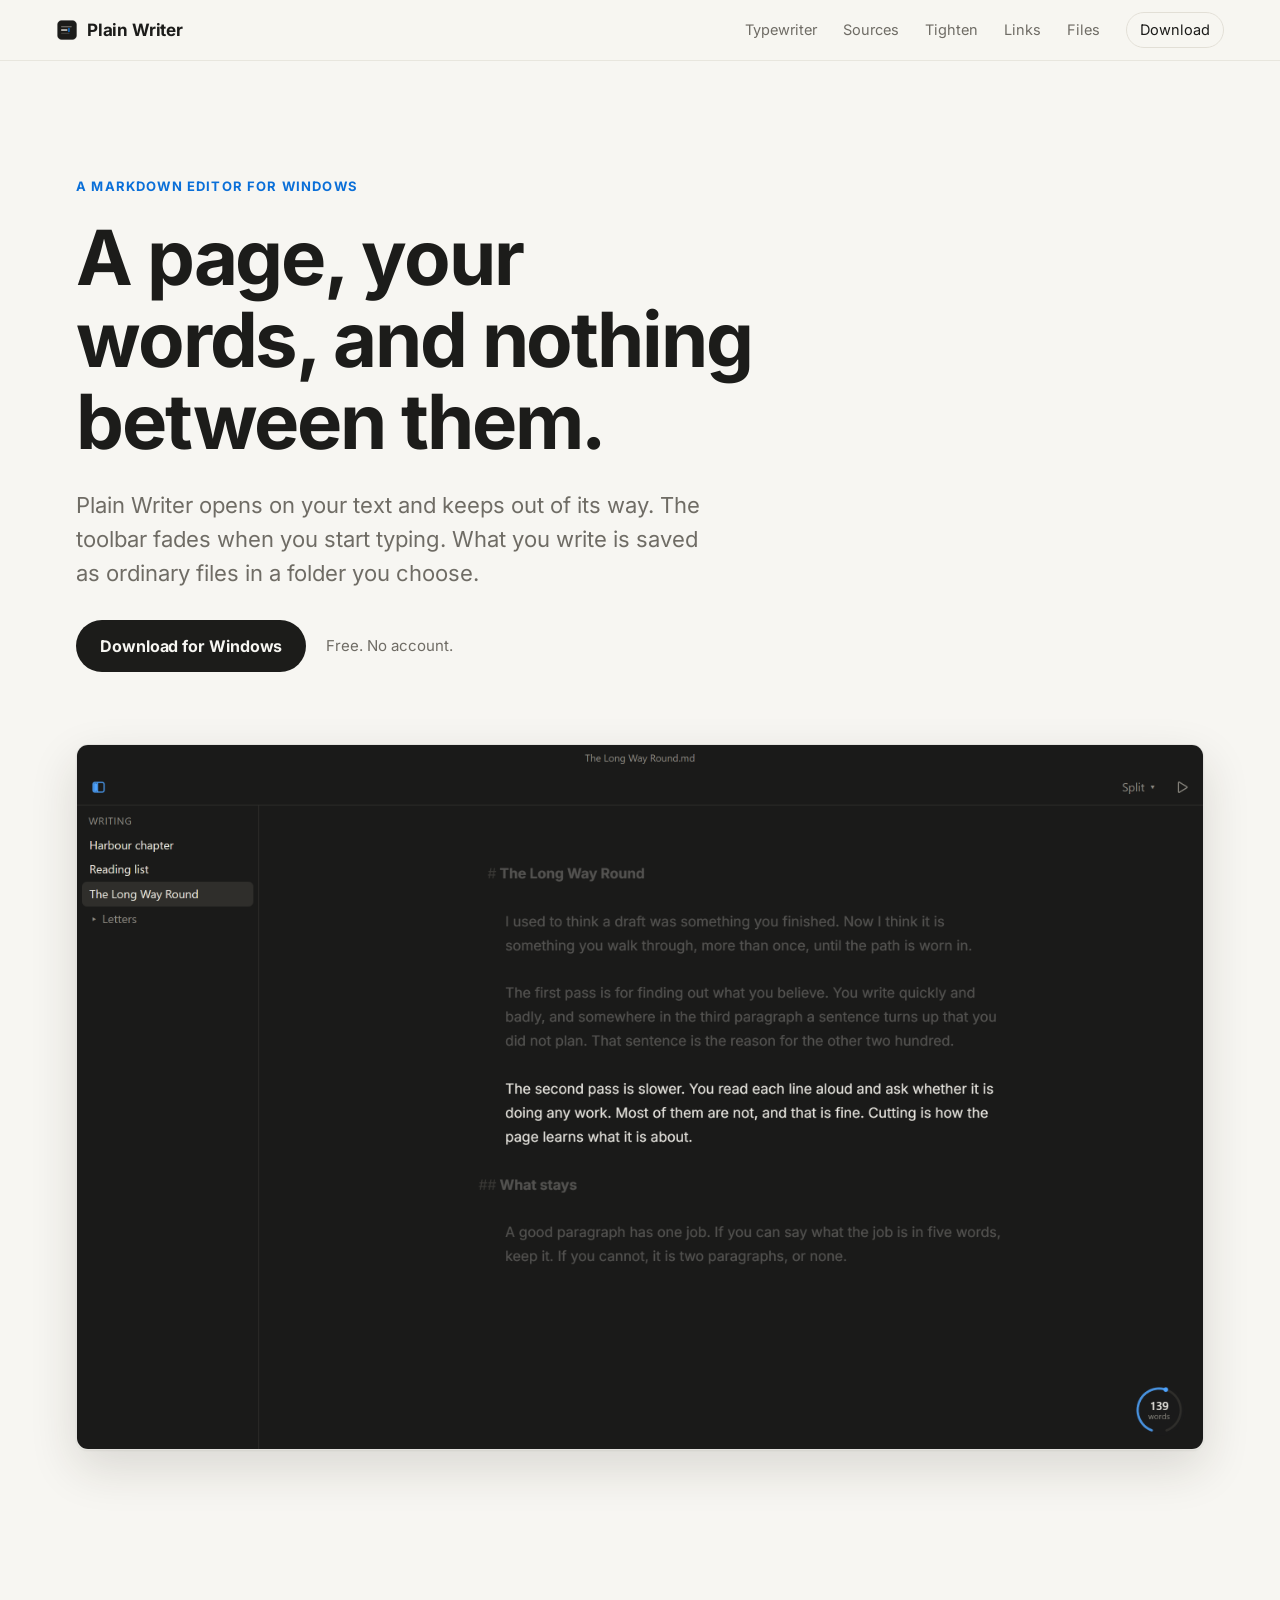
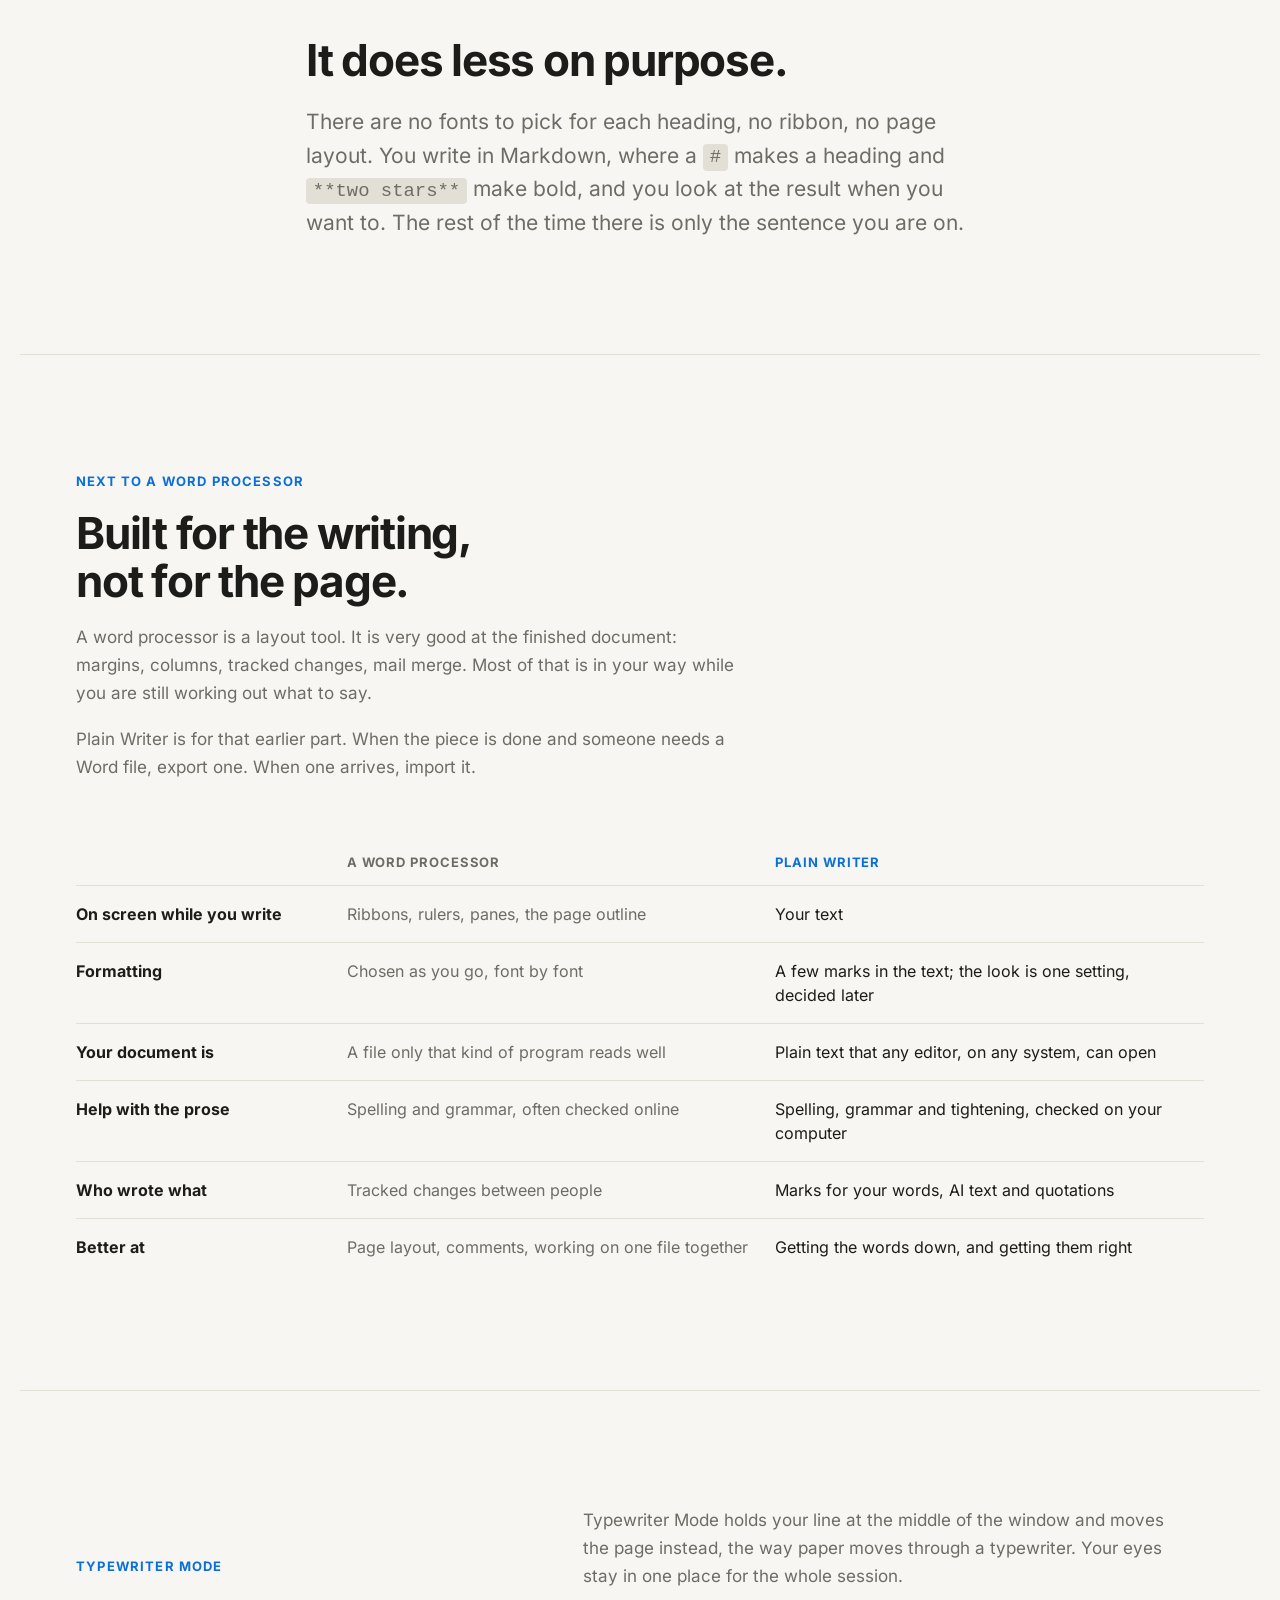
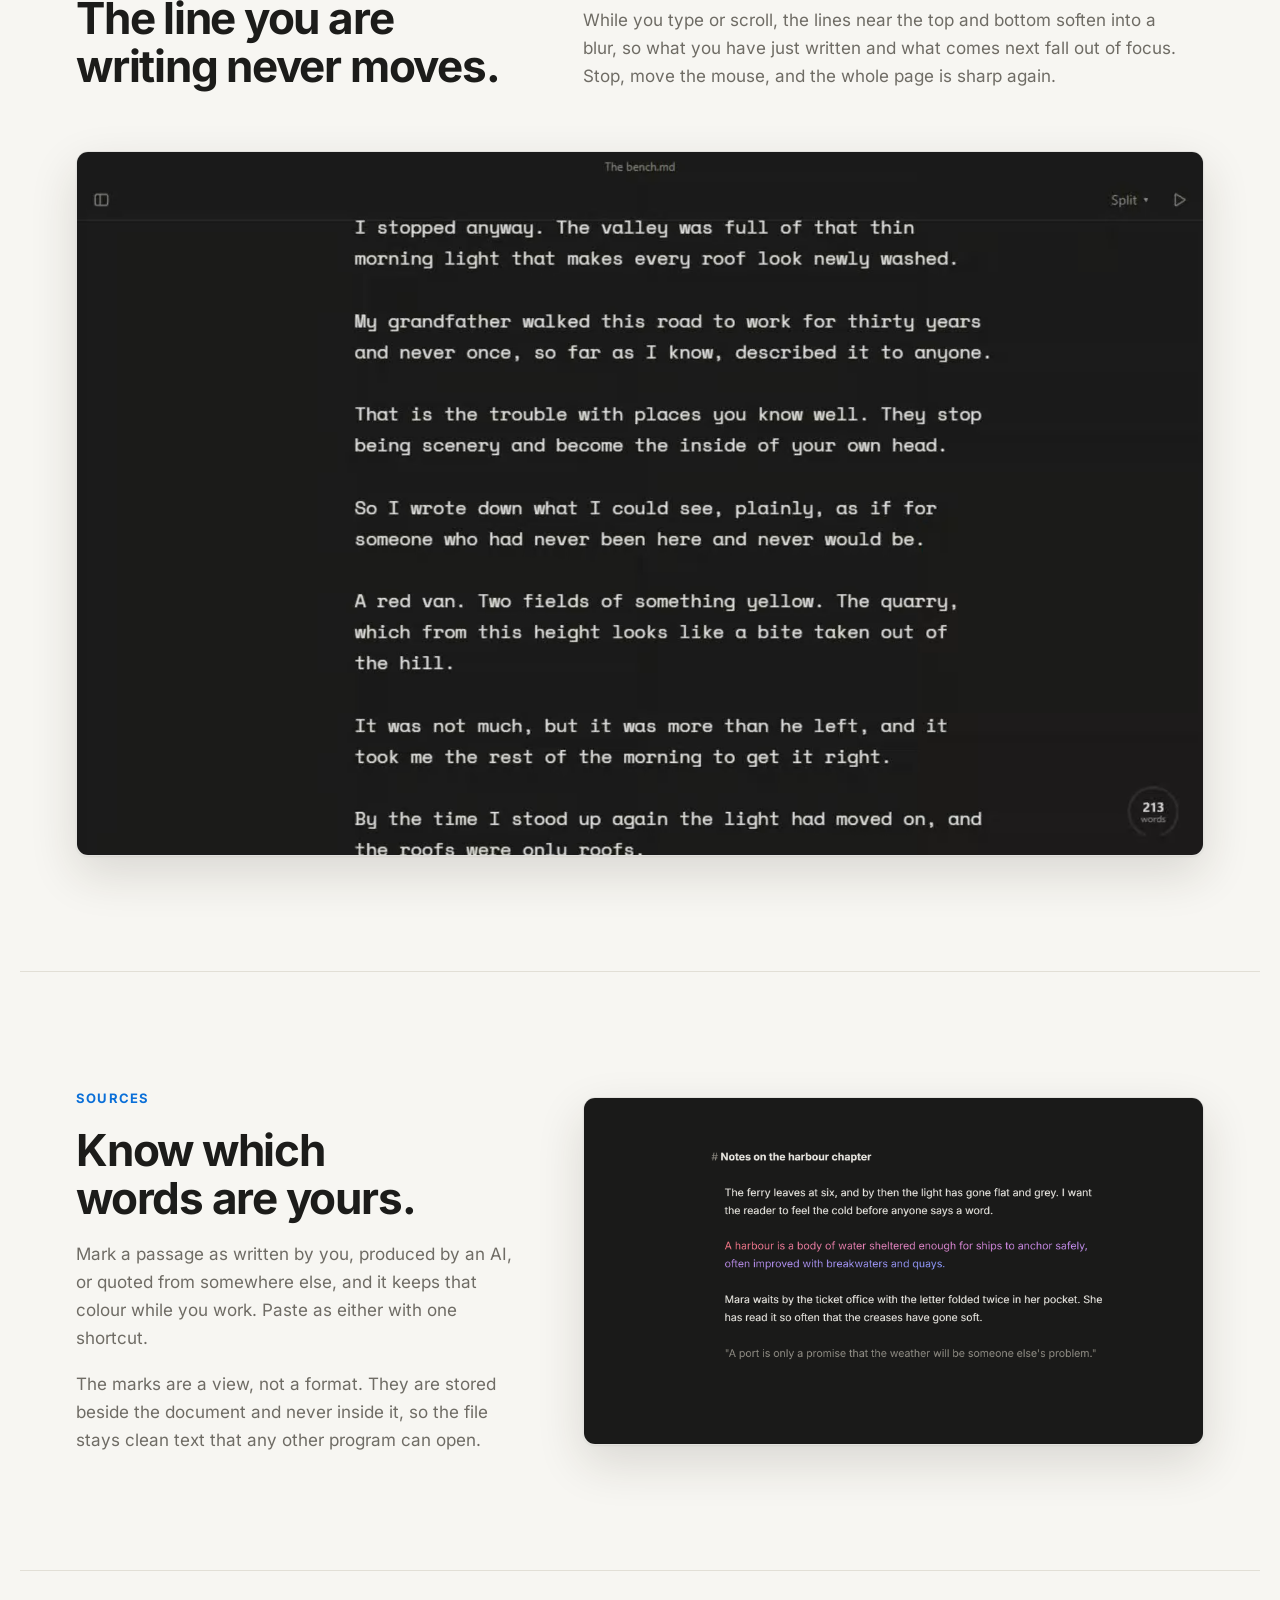
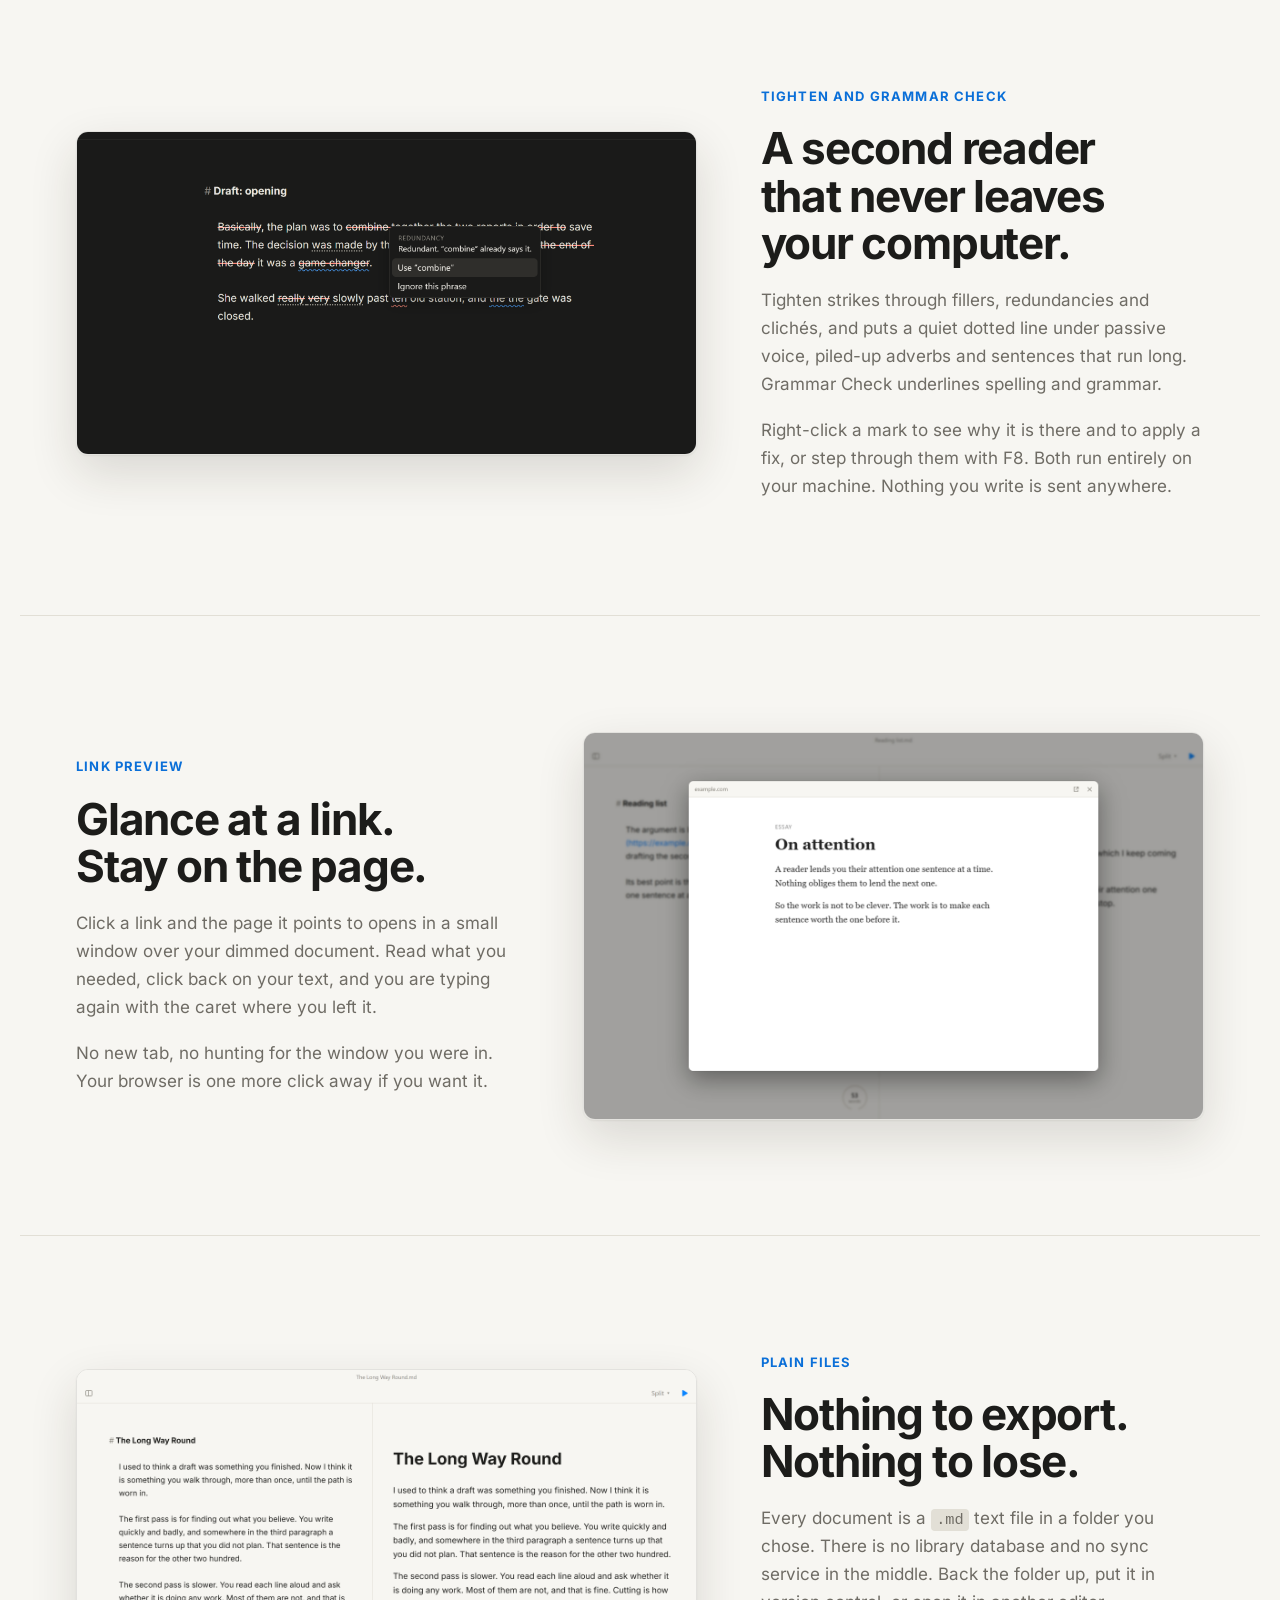
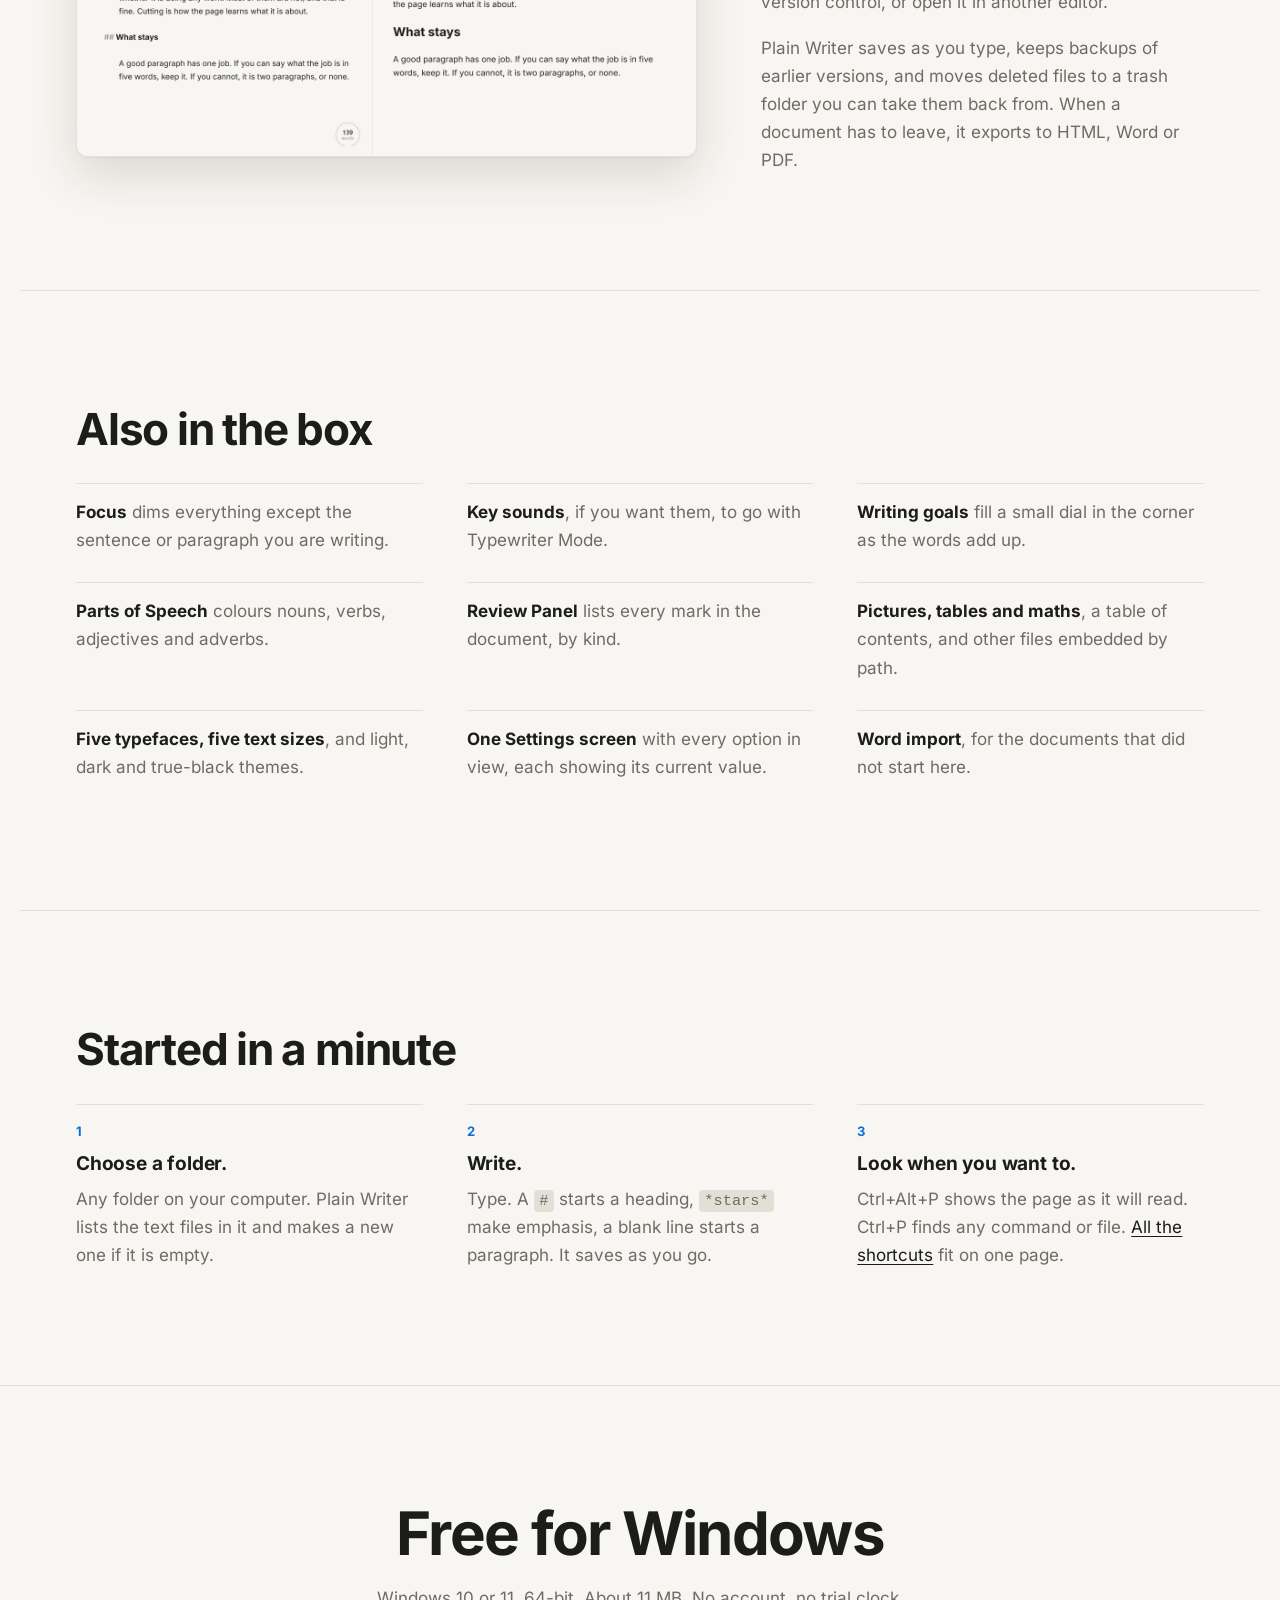
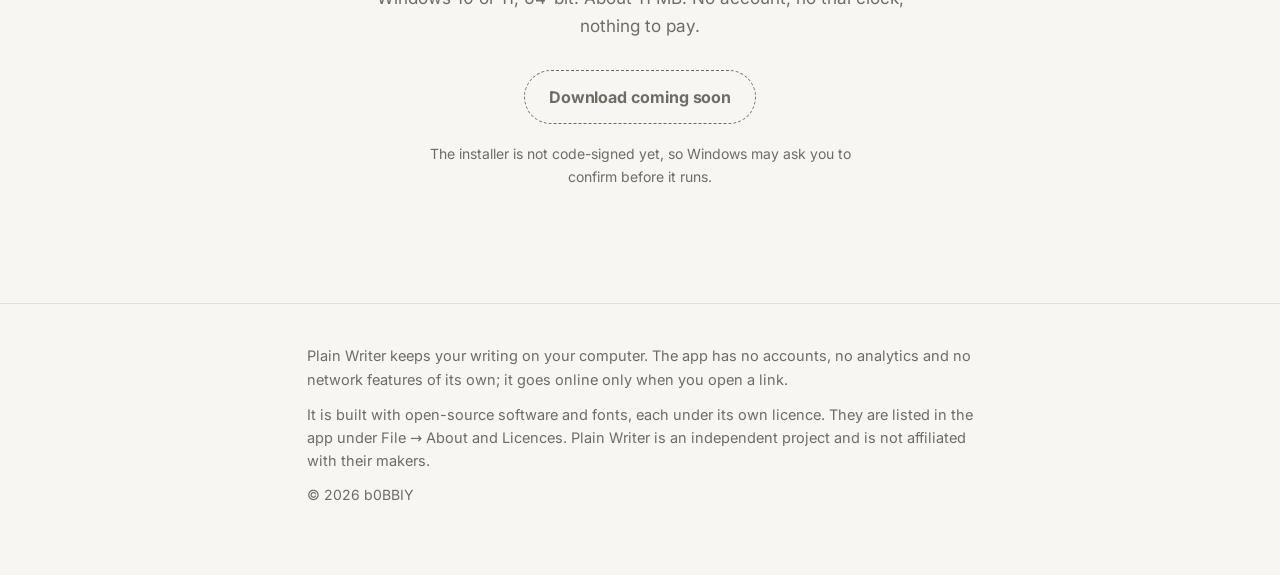
<file: index.html>
<!doctype html>
<html lang="en">
  <head>
    <meta charset="utf-8" />
    <meta name="viewport" content="width=device-width, initial-scale=1" />
    <title>Plain Writer – a quiet Markdown editor for Windows</title>
    <meta name="description" content="Plain Writer is a free Markdown editor for Windows. Your writing stays in plain files on your own computer, and the tools that check it never go online." />
    <link rel="canonical" href="https://b0bbiy.github.io/plain-writer/" />
    <link rel="icon" href="img/icon.png" />
    <!-- How a link to this page looks when it is shared. These addresses must be given in full. -->
    <meta property="og:url" content="https://b0bbiy.github.io/plain-writer/" />
    <meta property="og:type" content="website" />
    <meta property="og:title" content="Plain Writer – a quiet Markdown editor for Windows" />
    <meta property="og:description" content="Free. Your writing stays in plain files on your own computer, and the tools that check it never go online." />
    <meta property="og:image" content="https://b0bbiy.github.io/plain-writer/img/social.png" />
    <meta property="og:image:width" content="1200" />
    <meta property="og:image:height" content="630" />
    <meta name="twitter:card" content="summary_large_image" />
    <link rel="stylesheet" href="style.css" />
  </head>
  <body>
    <header class="top">
      <a class="brand" href="#top"><img src="img/icon.png" alt="" width="22" height="22" />Plain Writer</a>
      <nav aria-label="Sections">
        <a href="#typewriter">Typewriter</a>
        <a href="#sources">Sources</a>
        <a href="#tighten">Tighten</a>
        <a href="#links">Links</a>
        <a href="#files">Files</a>
        <a class="pill" href="#download">Download</a>
      </nav>
    </header>

    <main id="top">
      <section class="hero">
        <p class="kicker">A Markdown editor for Windows</p>
        <h1>A page, your words, and nothing between them.</h1>
        <p class="lede">
          Plain Writer opens on your text and keeps out of its way. The toolbar fades when you start typing. What you
          write is saved as ordinary files in a folder you choose.
        </p>
        <p class="actions">
          <a class="button" href="#download">Download for Windows</a>
          <span class="aside">Free. No account.</span>
        </p>
        <figure class="shot wide">
          <img src="img/hero.png" width="2720" height="1700" alt="Plain Writer with a short essay open. The paragraph being written is bright and the others are dimmed. A list of documents is on the left, and a small dial in the corner shows 139 words against a goal." />
        </figure>
      </section>

      <section class="principle">
        <h2>It does less on purpose.</h2>
        <p>
          There are no fonts to pick for each heading, no ribbon, no page layout. You write in Markdown, where a
          <code>#</code> makes a heading and <code>**two stars**</code> make bold, and you look at the result when you
          want to. The rest of the time there is only the sentence you are on.
        </p>
      </section>

      <section class="compare" id="compare">
        <div class="words">
          <p class="kicker">Next to a word processor</p>
          <h2>Built for the writing, not for the page.</h2>
          <p>
            A word processor is a layout tool. It is very good at the finished document: margins, columns, tracked
            changes, mail merge. Most of that is in your way while you are still working out what to say.
          </p>
          <p>
            Plain Writer is for that earlier part. When the piece is done and someone needs a Word file, export one.
            When one arrives, import it.
          </p>
        </div>
        <table>
          <thead>
            <tr><th scope="col"></th><th scope="col">A word processor</th><th scope="col">Plain Writer</th></tr>
          </thead>
          <tbody>
            <tr><th scope="row">On screen while you write</th><td>Ribbons, rulers, panes, the page outline</td><td>Your text</td></tr>
            <tr><th scope="row">Formatting</th><td>Chosen as you go, font by font</td><td>A few marks in the text; the look is one setting, decided later</td></tr>
            <tr><th scope="row">Your document is</th><td>A file only that kind of program reads well</td><td>Plain text that any editor, on any system, can open</td></tr>
            <tr><th scope="row">Help with the prose</th><td>Spelling and grammar, often checked online</td><td>Spelling, grammar and tightening, checked on your computer</td></tr>
            <tr><th scope="row">Who wrote what</th><td>Tracked changes between people</td><td>Marks for your words, AI text and quotations</td></tr>
            <tr><th scope="row">Better at</th><td>Page layout, comments, working on one file together</td><td>Getting the words down, and getting them right</td></tr>
          </tbody>
        </table>
      </section>

      <section class="stage" id="typewriter">
        <div class="words">
          <div>
            <p class="kicker">Typewriter Mode</p>
            <h2>The line you are writing never moves.</h2>
          </div>
          <div class="body">
            <p>
              Typewriter Mode holds your line at the middle of the window and moves the page instead, the way paper
              moves through a typewriter. Your eyes stay in one place for the whole session.
            </p>
            <p>
              While you type or scroll, the lines near the top and bottom soften into a blur, so what you have just
              written and what comes next fall out of focus. Stop, move the mouse, and the whole page is sharp again.
            </p>
          </div>
        </div>
        <figure class="shot wide">
          <video id="typewriter-clip" autoplay muted loop playsinline preload="metadata" poster="img/typewriter.png" width="1800" height="1125" aria-label="A page in Typewriter Mode, set in a monospaced typeface. As a sentence is typed, the line being written stays at the middle of the window while the lines towards the top and bottom edges blur and fade. When the typing stops and the mouse moves, the whole page comes back into focus.">
            <source src="img/typewriter.webm" type="video/webm" />
            <img src="img/typewriter.png" width="2720" height="1700" loading="lazy" alt="A page in Typewriter Mode, set in a monospaced typeface. As a sentence is typed, the line being written stays at the middle of the window while the lines towards the top and bottom edges blur and fade. When the typing stops and the mouse moves, the whole page comes back into focus." />
          </video>
        </figure>
      </section>

      <section class="feature" id="sources">
        <div class="words">
          <p class="kicker">Sources</p>
          <h2>Know which words are yours.</h2>
          <p>
            Mark a passage as written by you, produced by an AI, or quoted from somewhere else, and it keeps that
            colour while you work. Paste as either with one shortcut.
          </p>
          <p>
            The marks are a view, not a format. They are stored beside the document and never inside it, so the file
            stays clean text that any other program can open.
          </p>
        </div>
        <figure class="shot">
          <img src="img/sources.png" width="2000" height="1120" loading="lazy" alt="A document in which one paragraph is tinted pink to violet as AI text, a quotation is grey as a reference, and the writer's own paragraphs are plain." />
        </figure>
      </section>

      <section class="feature flip" id="tighten">
        <div class="words">
          <p class="kicker">Tighten and Grammar Check</p>
          <h2>A second reader that never leaves your computer.</h2>
          <p>
            Tighten strikes through fillers, redundancies and clichés, and puts a quiet dotted line under passive
            voice, piled-up adverbs and sentences that run long. Grammar Check underlines spelling and grammar.
          </p>
          <p>
            Right-click a mark to see why it is there and to apply a fix, or step through them with F8. Both run
            entirely on your machine. Nothing you write is sent anywhere.
          </p>
        </div>
        <figure class="shot">
          <img src="img/tighten.png" width="2000" height="1040" loading="lazy" alt="A draft with weak phrases struck through and a few words underlined. A small menu beside one phrase explains that “combine” already says it, and offers to use that word or to ignore the phrase." />
        </figure>
      </section>

      <section class="feature" id="links">
        <div class="words">
          <p class="kicker">Link preview</p>
          <h2>Glance at a link. Stay on the page.</h2>
          <p>
            Click a link and the page it points to opens in a small window over your dimmed document. Read what you
            needed, click back on your text, and you are typing again with the caret where you left it.
          </p>
          <p>No new tab, no hunting for the window you were in. Your browser is one more click away if you want it.</p>
        </div>
        <figure class="shot">
          <img src="img/link-preview.png" width="2720" height="1700" loading="lazy" alt="A web page shown in a window centred over a dimmed and softly blurred document, with a slim bar above it holding the site name, an open-in-browser button and a close button." />
        </figure>
      </section>

      <section class="feature flip" id="files">
        <div class="words">
          <p class="kicker">Plain files</p>
          <h2>Nothing to export. Nothing to lose.</h2>
          <p>
            Every document is a <code>.md</code> text file in a folder you chose. There is no library database and no
            sync service in the middle. Back the folder up, put it in version control, or open it in another editor.
          </p>
          <p>
            Plain Writer saves as you type, keeps backups of earlier versions, and moves deleted files to a trash
            folder you can take them back from. When a document has to leave, it exports to HTML, Word or PDF.
          </p>
        </div>
        <figure class="shot">
          <img src="img/split.png" width="2720" height="1700" loading="lazy" alt="The same essay shown twice side by side: as plain Markdown text on the left and as a typeset page on the right." />
        </figure>
      </section>

      <section class="also">
        <h2>Also in the box</h2>
        <ul>
          <li><b>Focus</b> dims everything except the sentence or paragraph you are writing.</li>
          <li><b>Key sounds</b>, if you want them, to go with Typewriter Mode.</li>
          <li><b>Writing goals</b> fill a small dial in the corner as the words add up.</li>
          <li><b>Parts of Speech</b> colours nouns, verbs, adjectives and adverbs.</li>
          <li><b>Review Panel</b> lists every mark in the document, by kind.</li>
          <li><b>Pictures, tables and maths</b>, a table of contents, and other files embedded by path.</li>
          <li><b>Five typefaces, five text sizes</b>, and light, dark and true-black themes.</li>
          <li><b>One Settings screen</b> with every option in view, each showing its current value.</li>
          <li><b>Word import</b>, for the documents that did not start here.</li>
        </ul>
      </section>

      <section class="start" id="start">
        <h2>Started in a minute</h2>
        <ol>
          <li>
            <b>Choose a folder.</b>
            <span>Any folder on your computer. Plain Writer lists the text files in it and makes a new one if it is empty.</span>
          </li>
          <li>
            <b>Write.</b>
            <span>Type. A <code>#</code> starts a heading, <code>*stars*</code> make emphasis, a blank line starts a paragraph. It saves as you go.</span>
          </li>
          <li>
            <b>Look when you want to.</b>
            <span>Ctrl+Alt+P shows the page as it will read. Ctrl+P finds any command or file. <a href="shortcuts.html">All the shortcuts</a> fit on one page.</span>
          </li>
        </ol>
      </section>

      <section class="download" id="download">
        <h2>Free for Windows</h2>
        <p>Windows 10 or 11, 64-bit. About 11 MB. No account, no trial clock, nothing to pay.</p>
        <!-- Placeholder: point this at the installer once there is a public place to download it from. -->
        <p class="actions centre">
          <span class="button waiting" role="link" aria-disabled="true">Download coming soon</span>
        </p>
        <p class="small">
          The installer is not code-signed yet, so Windows may ask you to confirm before it runs.
        </p>
      </section>
    </main>

    <footer>
      <p>
        Plain Writer keeps your writing on your computer. The app has no accounts, no analytics and no network
        features of its own; it goes online only when you open a link.
      </p>
      <p>
        It is built with open-source software and fonts, each under its own licence. They are listed in the app under
        File → About and Licences. Plain Writer is an independent project and is not affiliated with their makers.
      </p>
      <p class="small">© 2026 b0BBIY</p>
    </footer>
    <script>
      // The clip is the only thing on the page that moves. Anyone who has asked their
      // system for less motion gets the still picture, with controls to play it if they wish.
      if (matchMedia("(prefers-reduced-motion: reduce)").matches) {
        const clip = document.getElementById("typewriter-clip");
        clip.removeAttribute("autoplay");
        clip.pause();
        clip.controls = true;
      }
    </script>
  </body>
</html>
</file>
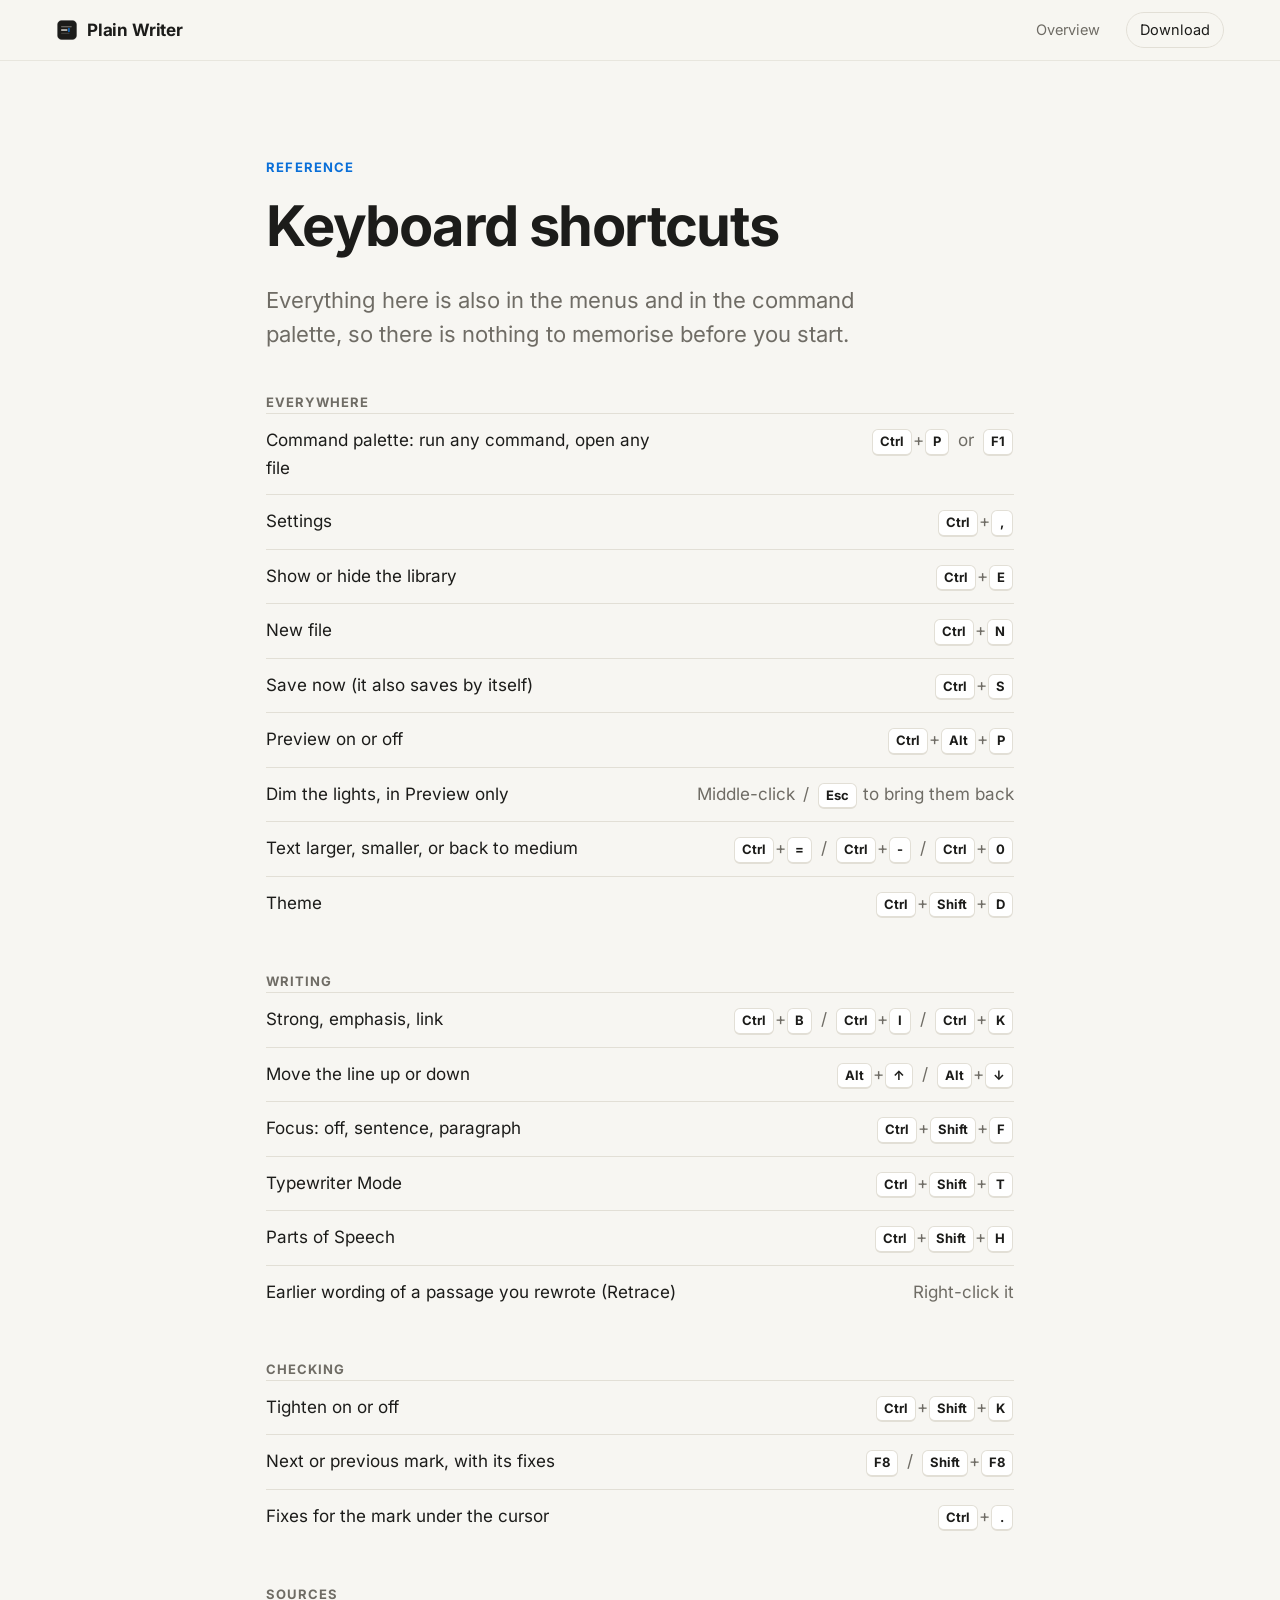
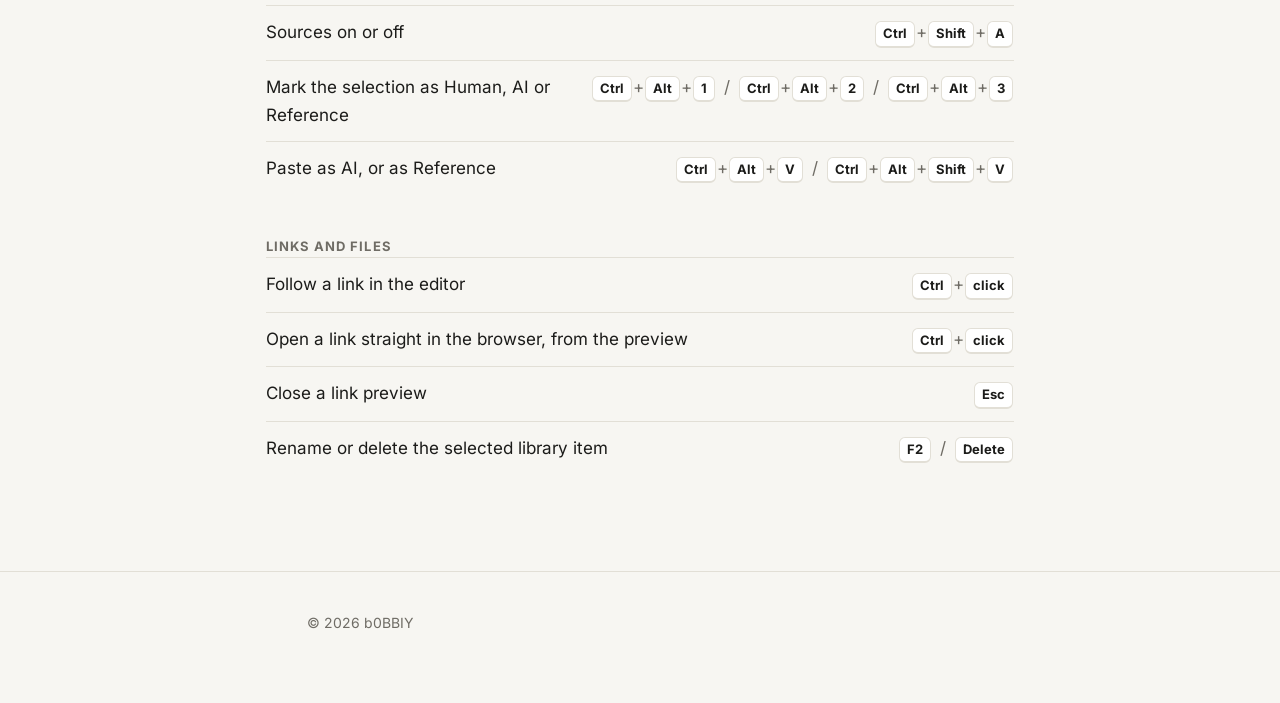
<file: shortcuts.html>
<!doctype html>
<html lang="en">
  <head>
    <meta charset="utf-8" />
    <meta name="viewport" content="width=device-width, initial-scale=1" />
    <title>Keyboard shortcuts – Plain Writer</title>
    <meta name="description" content="Every keyboard shortcut in Plain Writer, on one page." />
    <link rel="icon" href="img/icon.png" />
    <link rel="stylesheet" href="style.css" />
  </head>
  <body>
    <header class="top">
      <a class="brand" href="index.html"><img src="img/icon.png" alt="" width="22" height="22" />Plain Writer</a>
      <nav aria-label="Site">
        <a href="index.html">Overview</a>
        <a class="pill" href="index.html#download">Download</a>
      </nav>
    </header>
    <main class="keys">
      <p class="kicker">Reference</p>
      <h1>Keyboard shortcuts</h1>
      <p class="lede">Everything here is also in the menus and in the command palette, so there is nothing to memorise before you start.</p>
      <section>
        <h2>Everywhere</h2>
        <table>
          <tr><th scope="row">Command palette: run any command, open any file</th><td><kbd>Ctrl</kbd>+<kbd>P</kbd> <span class="sep">or</span> <kbd>F1</kbd></td></tr>
          <tr><th scope="row">Settings</th><td><kbd>Ctrl</kbd>+<kbd>,</kbd></td></tr>
          <tr><th scope="row">Show or hide the library</th><td><kbd>Ctrl</kbd>+<kbd>E</kbd></td></tr>
          <tr><th scope="row">New file</th><td><kbd>Ctrl</kbd>+<kbd>N</kbd></td></tr>
          <tr><th scope="row">Save now (it also saves by itself)</th><td><kbd>Ctrl</kbd>+<kbd>S</kbd></td></tr>
          <tr><th scope="row">Preview on or off</th><td><kbd>Ctrl</kbd>+<kbd>Alt</kbd>+<kbd>P</kbd></td></tr>
          <tr><th scope="row">Dim the lights, in Preview only</th><td>Middle-click <span class="sep">/</span> <kbd>Esc</kbd> to bring them back</td></tr>
          <tr><th scope="row">Text larger, smaller, or back to medium</th><td><kbd>Ctrl</kbd>+<kbd>=</kbd> <span class="sep">/</span> <kbd>Ctrl</kbd>+<kbd>-</kbd> <span class="sep">/</span> <kbd>Ctrl</kbd>+<kbd>0</kbd></td></tr>
          <tr><th scope="row">Theme</th><td><kbd>Ctrl</kbd>+<kbd>Shift</kbd>+<kbd>D</kbd></td></tr>
        </table>
      </section>
      <section>
        <h2>Writing</h2>
        <table>
          <tr><th scope="row">Strong, emphasis, link</th><td><kbd>Ctrl</kbd>+<kbd>B</kbd> <span class="sep">/</span> <kbd>Ctrl</kbd>+<kbd>I</kbd> <span class="sep">/</span> <kbd>Ctrl</kbd>+<kbd>K</kbd></td></tr>
          <tr><th scope="row">Move the line up or down</th><td><kbd>Alt</kbd>+<kbd>↑</kbd> <span class="sep">/</span> <kbd>Alt</kbd>+<kbd>↓</kbd></td></tr>
          <tr><th scope="row">Focus: off, sentence, paragraph</th><td><kbd>Ctrl</kbd>+<kbd>Shift</kbd>+<kbd>F</kbd></td></tr>
          <tr><th scope="row">Typewriter Mode</th><td><kbd>Ctrl</kbd>+<kbd>Shift</kbd>+<kbd>T</kbd></td></tr>
          <tr><th scope="row">Parts of Speech</th><td><kbd>Ctrl</kbd>+<kbd>Shift</kbd>+<kbd>H</kbd></td></tr>
          <tr><th scope="row">Earlier wording of a passage you rewrote (Retrace)</th><td>Right-click it</td></tr>
        </table>
      </section>
      <section>
        <h2>Checking</h2>
        <table>
          <tr><th scope="row">Tighten on or off</th><td><kbd>Ctrl</kbd>+<kbd>Shift</kbd>+<kbd>K</kbd></td></tr>
          <tr><th scope="row">Next or previous mark, with its fixes</th><td><kbd>F8</kbd> <span class="sep">/</span> <kbd>Shift</kbd>+<kbd>F8</kbd></td></tr>
          <tr><th scope="row">Fixes for the mark under the cursor</th><td><kbd>Ctrl</kbd>+<kbd>.</kbd></td></tr>
        </table>
      </section>
      <section>
        <h2>Sources</h2>
        <table>
          <tr><th scope="row">Sources on or off</th><td><kbd>Ctrl</kbd>+<kbd>Shift</kbd>+<kbd>A</kbd></td></tr>
          <tr><th scope="row">Mark the selection as Human, AI or Reference</th><td><kbd>Ctrl</kbd>+<kbd>Alt</kbd>+<kbd>1</kbd> <span class="sep">/</span> <kbd>Ctrl</kbd>+<kbd>Alt</kbd>+<kbd>2</kbd> <span class="sep">/</span> <kbd>Ctrl</kbd>+<kbd>Alt</kbd>+<kbd>3</kbd></td></tr>
          <tr><th scope="row">Paste as AI, or as Reference</th><td><kbd>Ctrl</kbd>+<kbd>Alt</kbd>+<kbd>V</kbd> <span class="sep">/</span> <kbd>Ctrl</kbd>+<kbd>Alt</kbd>+<kbd>Shift</kbd>+<kbd>V</kbd></td></tr>
        </table>
      </section>
      <section>
        <h2>Links and files</h2>
        <table>
          <tr><th scope="row">Follow a link in the editor</th><td><kbd>Ctrl</kbd>+<kbd>click</kbd></td></tr>
          <tr><th scope="row">Open a link straight in the browser, from the preview</th><td><kbd>Ctrl</kbd>+<kbd>click</kbd></td></tr>
          <tr><th scope="row">Close a link preview</th><td><kbd>Esc</kbd></td></tr>
          <tr><th scope="row">Rename or delete the selected library item</th><td><kbd>F2</kbd> <span class="sep">/</span> <kbd>Delete</kbd></td></tr>
        </table>
      </section>
    </main>
    <footer>
      <p class="small">© 2026 b0BBIY</p>
    </footer>
  </body>
</html>
</file>
<file: style.css>
/* Plain Writer's website. One page, one short script (for the video). Colours follow the app's own
   light and dark themes; Inter is bundled under the SIL Open Font License
   (see fonts/LICENSE-Inter.txt). */
@font-face { font-family: "Inter"; src: url("fonts/inter-latin-400-normal.woff2") format("woff2"); font-weight: 400; font-style: normal; font-display: swap; }
@font-face { font-family: "Inter"; src: url("fonts/inter-latin-400-italic.woff2") format("woff2"); font-weight: 400; font-style: italic; font-display: swap; }
@font-face { font-family: "Inter"; src: url("fonts/inter-latin-700-normal.woff2") format("woff2"); font-weight: 700; font-style: normal; font-display: swap; }

:root {
  --bg: #f7f6f2;
  --raised: #ffffff;
  --fg: #1c1c1a;
  --muted: #6f6c65;
  --line: #e2dfd6;
  --accent: #0a6fd8;
  --on-accent: #ffffff;
  --shadow: 0 1px 2px rgba(40, 36, 24, 0.06), 0 18px 48px rgba(40, 36, 24, 0.14);
  color-scheme: light;
}
@media (prefers-color-scheme: dark) {
  :root {
    --bg: #1a1a19;
    --raised: #222220;
    --fg: #e6e4de;
    --muted: #9a978f;
    --line: #2f2e2b;
    --accent: #4da3ff;
    --on-accent: #0c1420;
    --shadow: 0 1px 2px rgba(0, 0, 0, 0.3), 0 18px 48px rgba(0, 0, 0, 0.45);
    color-scheme: dark;
  }
}

* { box-sizing: border-box; }
html { scroll-behavior: smooth; scroll-padding-top: 72px; }
@media (prefers-reduced-motion: reduce) { html { scroll-behavior: auto; } }
body {
  margin: 0; background: var(--bg); color: var(--fg);
  font: 17px/1.65 "Inter", system-ui, -apple-system, "Segoe UI", sans-serif;
  -webkit-font-smoothing: antialiased; text-rendering: optimizeLegibility;
}
a { color: inherit; }
img { display: block; max-width: 100%; height: auto; }
code { font: 0.9em/1 "Cascadia Mono", Consolas, ui-monospace, monospace; background: var(--line); padding: 0.12em 0.36em; border-radius: 4px; }
:focus-visible { outline: 2px solid var(--accent); outline-offset: 3px; border-radius: 4px; }

/* ---- Top bar ---- */
.top {
  position: sticky; top: 0; z-index: 5; display: flex; align-items: center; justify-content: space-between; gap: 16px;
  padding: 12px clamp(18px, 5vw, 56px);
  background: color-mix(in srgb, var(--bg) 86%, transparent); backdrop-filter: saturate(1.4) blur(10px);
  border-bottom: 1px solid color-mix(in srgb, var(--line) 70%, transparent);
}
.brand { display: flex; align-items: center; gap: 9px; font-weight: 700; text-decoration: none; letter-spacing: -0.01em; }
.brand img { border-radius: 5px; }
.top nav { display: flex; align-items: center; gap: clamp(10px, 2.2vw, 26px); font-size: 14.5px; }
.top nav a { text-decoration: none; color: var(--muted); }
.top nav a:hover { color: var(--fg); }
.top nav .pill { color: var(--fg); border: 1px solid var(--line); padding: 5px 13px; border-radius: 999px; }
.top nav .pill:hover { border-color: var(--fg); }
@media (max-width: 640px) { .top nav a:not(.pill) { display: none; } }

/* ---- Shared ---- */
main { overflow: hidden; }
section { padding: clamp(56px, 9vw, 120px) clamp(18px, 5vw, 56px); }
h1, h2 { margin: 0; letter-spacing: -0.028em; line-height: 1.08; text-wrap: balance; }
h1 { font-size: clamp(38px, 6.4vw, 76px); max-width: 16ch; }
h2 { font-size: clamp(28px, 3.8vw, 44px); max-width: 20ch; }
p { margin: 0; }
.kicker { font-size: 13px; font-weight: 700; letter-spacing: 0.09em; text-transform: uppercase; color: var(--accent); margin-bottom: 18px; }
.small { font-size: 14px; color: var(--muted); }
.button {
  display: inline-block; padding: 13px 24px; border-radius: 999px; background: var(--fg); color: var(--bg);
  font-weight: 700; font-size: 16px; text-decoration: none; letter-spacing: -0.005em;
}
a.button:hover { background: var(--accent); color: var(--on-accent); }
.button.waiting { background: transparent; color: var(--muted); border: 1px dashed var(--muted); cursor: default; }
.actions { display: flex; align-items: center; flex-wrap: wrap; gap: 14px 20px; }
.actions.centre { justify-content: center; }
.aside { color: var(--muted); font-size: 15px; }
.shot { margin: 0; }
.shot video { display: block; width: 100%; height: auto; }
.shot img, .shot video { border-radius: 12px; box-shadow: var(--shadow); border: 1px solid color-mix(in srgb, var(--fg) 9%, transparent); }

/* ---- Hero ---- */
.hero { max-width: 1240px; margin: 0 auto; padding-bottom: clamp(40px, 6vw, 72px); }
.lede { font-size: clamp(18px, 1.9vw, 22px); line-height: 1.55; color: var(--muted); max-width: 46ch; margin: 26px 0 30px; }
.shot.wide { margin-top: clamp(40px, 6vw, 72px); }

/* ---- The principle ---- */
.principle { max-width: 780px; margin: 0 auto; text-align: left; }
.principle h2 { max-width: none; margin-bottom: 20px; }
.principle p { font-size: clamp(18px, 1.8vw, 21px); line-height: 1.6; color: var(--muted); }

/* ---- Next to a word processor ---- */
.compare { max-width: 1240px; margin: 0 auto; border-top: 1px solid var(--line); }
.compare .words { max-width: 780px; }
.compare .words p:not(.kicker) { color: var(--muted); margin-top: 18px; max-width: 60ch; }
.compare table { width: 100%; margin-top: clamp(32px, 5vw, 56px); border-collapse: collapse; font-size: 16px; line-height: 1.5; }
.compare th, .compare td { text-align: left; vertical-align: top; padding: 16px 18px 16px 0; border-top: 1px solid var(--line); }
.compare thead th { border-top: 0; padding-bottom: 12px; font-size: 13px; letter-spacing: 0.07em; text-transform: uppercase; color: var(--muted); }
.compare thead th:last-child { color: var(--accent); }
.compare tbody th { width: 24%; font-weight: 700; }
.compare td { width: 38%; color: var(--muted); }
.compare td:last-child { color: var(--fg); }
@media (max-width: 720px) {
  /* Too narrow for three columns: each row becomes a small card. */
  .compare thead { position: absolute; width: 1px; height: 1px; overflow: hidden; clip-path: inset(50%); }
  .compare tr { display: block; padding: 16px 0; border-top: 1px solid var(--line); }
  .compare th, .compare td { display: block; width: auto; padding: 0; border: 0; }
  .compare td { margin-top: 6px; }
  .compare td::before { display: block; font-size: 12px; letter-spacing: 0.07em; text-transform: uppercase; color: var(--muted); }
  .compare td:nth-of-type(1)::before { content: "A word processor"; }
  .compare td:nth-of-type(2)::before { content: "Plain Writer"; color: var(--accent); }
}

/* ---- The stage: one feature given the full width ---- */
.stage { max-width: 1240px; margin: 0 auto; border-top: 1px solid var(--line); }
.stage .words { display: grid; align-items: end; grid-template-columns: minmax(0, 5fr) minmax(0, 7fr); gap: 20px clamp(28px, 5vw, 76px); }
.stage .body p { color: var(--muted); max-width: 54ch; }
.stage .body p + p { margin-top: 16px; }
.stage .shot.wide { margin-top: clamp(32px, 5vw, 60px); }
@media (max-width: 860px) { .stage .words { grid-template-columns: 1fr; } }

/* ---- Features: words beside a picture, alternating sides ---- */
.feature {
  max-width: 1240px; margin: 0 auto; display: grid; align-items: center;
  grid-template-columns: minmax(0, 5fr) minmax(0, 7fr); gap: clamp(28px, 5vw, 76px);
  border-top: 1px solid var(--line);
}
.feature.flip { grid-template-columns: minmax(0, 7fr) minmax(0, 5fr); } /* the picture keeps the wide side */
.feature.flip .words { order: 2; }
.feature .words p:not(.kicker) { color: var(--muted); margin-top: 18px; max-width: 44ch; }
.feature h2 { margin-bottom: 4px; }
@media (max-width: 860px) {
  .feature { grid-template-columns: 1fr; }
  .feature.flip .words { order: 0; }
}

/* ---- The rest of what it does ---- */
.also { max-width: 1240px; margin: 0 auto; border-top: 1px solid var(--line); }
.also h2 { margin-bottom: 30px; }
.also ul { list-style: none; margin: 0; padding: 0; display: grid; grid-template-columns: repeat(auto-fit, minmax(270px, 1fr)); gap: 14px 44px; }
.also li { color: var(--muted); padding: 14px 0; border-top: 1px solid var(--line); }
.also b { color: var(--fg); font-weight: 700; }

/* ---- Getting started ---- */
.start { max-width: 1240px; margin: 0 auto; border-top: 1px solid var(--line); }
.start h2 { margin-bottom: 30px; }
.start ol { list-style: none; margin: 0; padding: 0; counter-reset: step; display: grid; grid-template-columns: repeat(auto-fit, minmax(260px, 1fr)); gap: 28px 44px; }
.start li { counter-increment: step; display: flex; flex-direction: column; gap: 6px; padding-top: 16px; border-top: 1px solid var(--line); }
.start li::before { content: counter(step); font-size: 13px; font-weight: 700; color: var(--accent); }
.start li b { font-size: 19px; letter-spacing: -0.01em; }
.start li span { color: var(--muted); }
.start a { color: var(--fg); text-underline-offset: 3px; }

/* ---- The shortcuts page ---- */
.keys { max-width: 860px; margin: 0 auto; padding: clamp(48px, 8vw, 96px) clamp(18px, 5vw, 56px); }
.keys h1 { font-size: clamp(34px, 5vw, 56px); max-width: none; }
.keys section { padding: 0; margin-top: 44px; }
.keys h2 { font-size: 13px; letter-spacing: 0.08em; text-transform: uppercase; color: var(--muted); max-width: none; margin-bottom: 4px; }
.keys table { width: 100%; border-collapse: collapse; }
.keys th, .keys td { padding: 12px 0; border-top: 1px solid var(--line); vertical-align: baseline; }
.keys th { text-align: left; font-weight: 400; padding-right: 20px; }
.keys td { text-align: right; white-space: nowrap; color: var(--muted); }
kbd {
  display: inline-block; min-width: 1.7em; padding: 2px 7px; margin: 0 1px; text-align: center;
  font: 600 13px/1.5 "Inter", system-ui, sans-serif; color: var(--fg);
  background: var(--raised); border: 1px solid var(--line); border-bottom-width: 2px; border-radius: 6px;
}
.keys .sep { margin: 0 3px; }
@media (max-width: 620px) {
  .keys th, .keys td { display: block; border: 0; padding: 0; text-align: left; white-space: normal; }
  .keys tr { display: block; padding: 12px 0; border-top: 1px solid var(--line); }
  .keys td { margin-top: 8px; line-height: 2.1; }
}

/* ---- Download ---- */
.download { text-align: center; border-top: 1px solid var(--line); }
.download h2 { max-width: none; font-size: clamp(34px, 5.4vw, 60px); }
.download > p { color: var(--muted); max-width: 52ch; margin: 18px auto 0; }
.download .actions { margin-top: 30px; }

footer {
  padding: 40px clamp(18px, 5vw, 56px) 56px; border-top: 1px solid var(--line);
  color: var(--muted); font-size: 14.5px; line-height: 1.6;
}
footer p { max-width: 74ch; margin: 0 auto 12px; }
</file>
